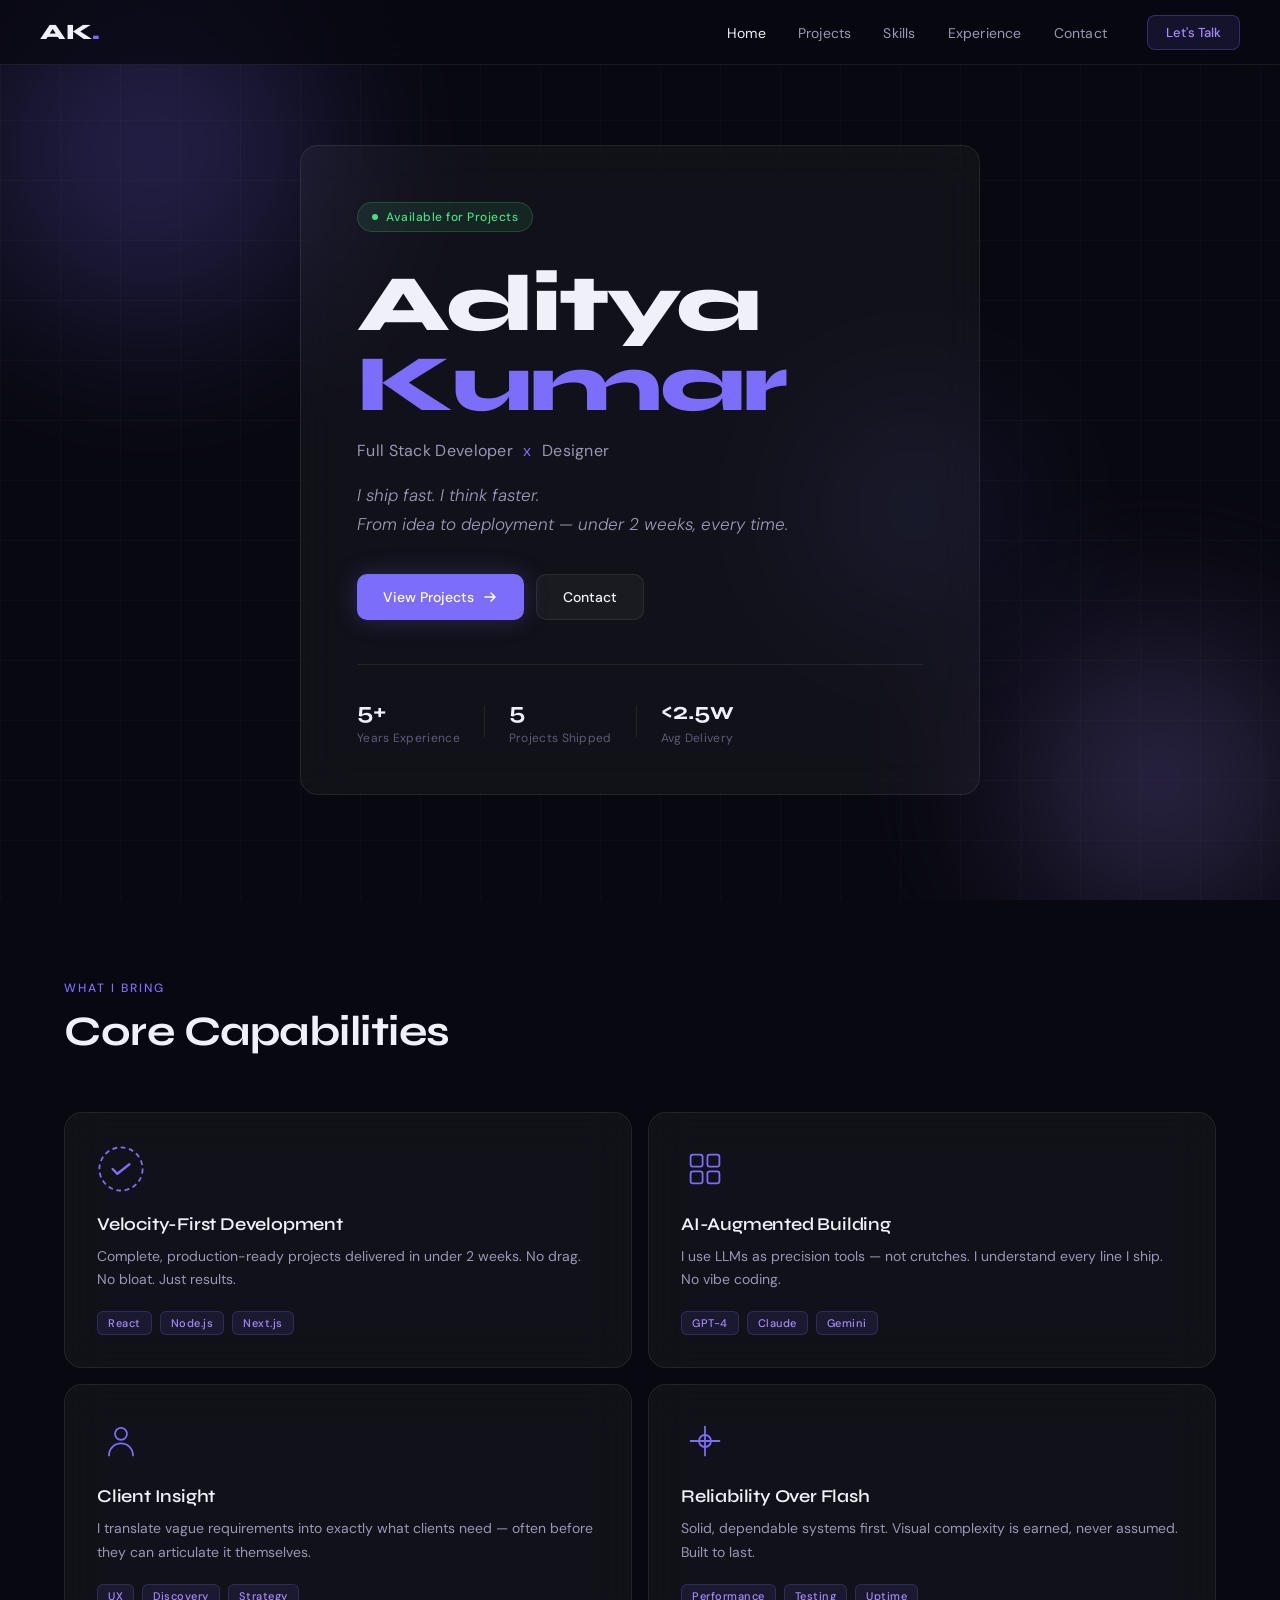
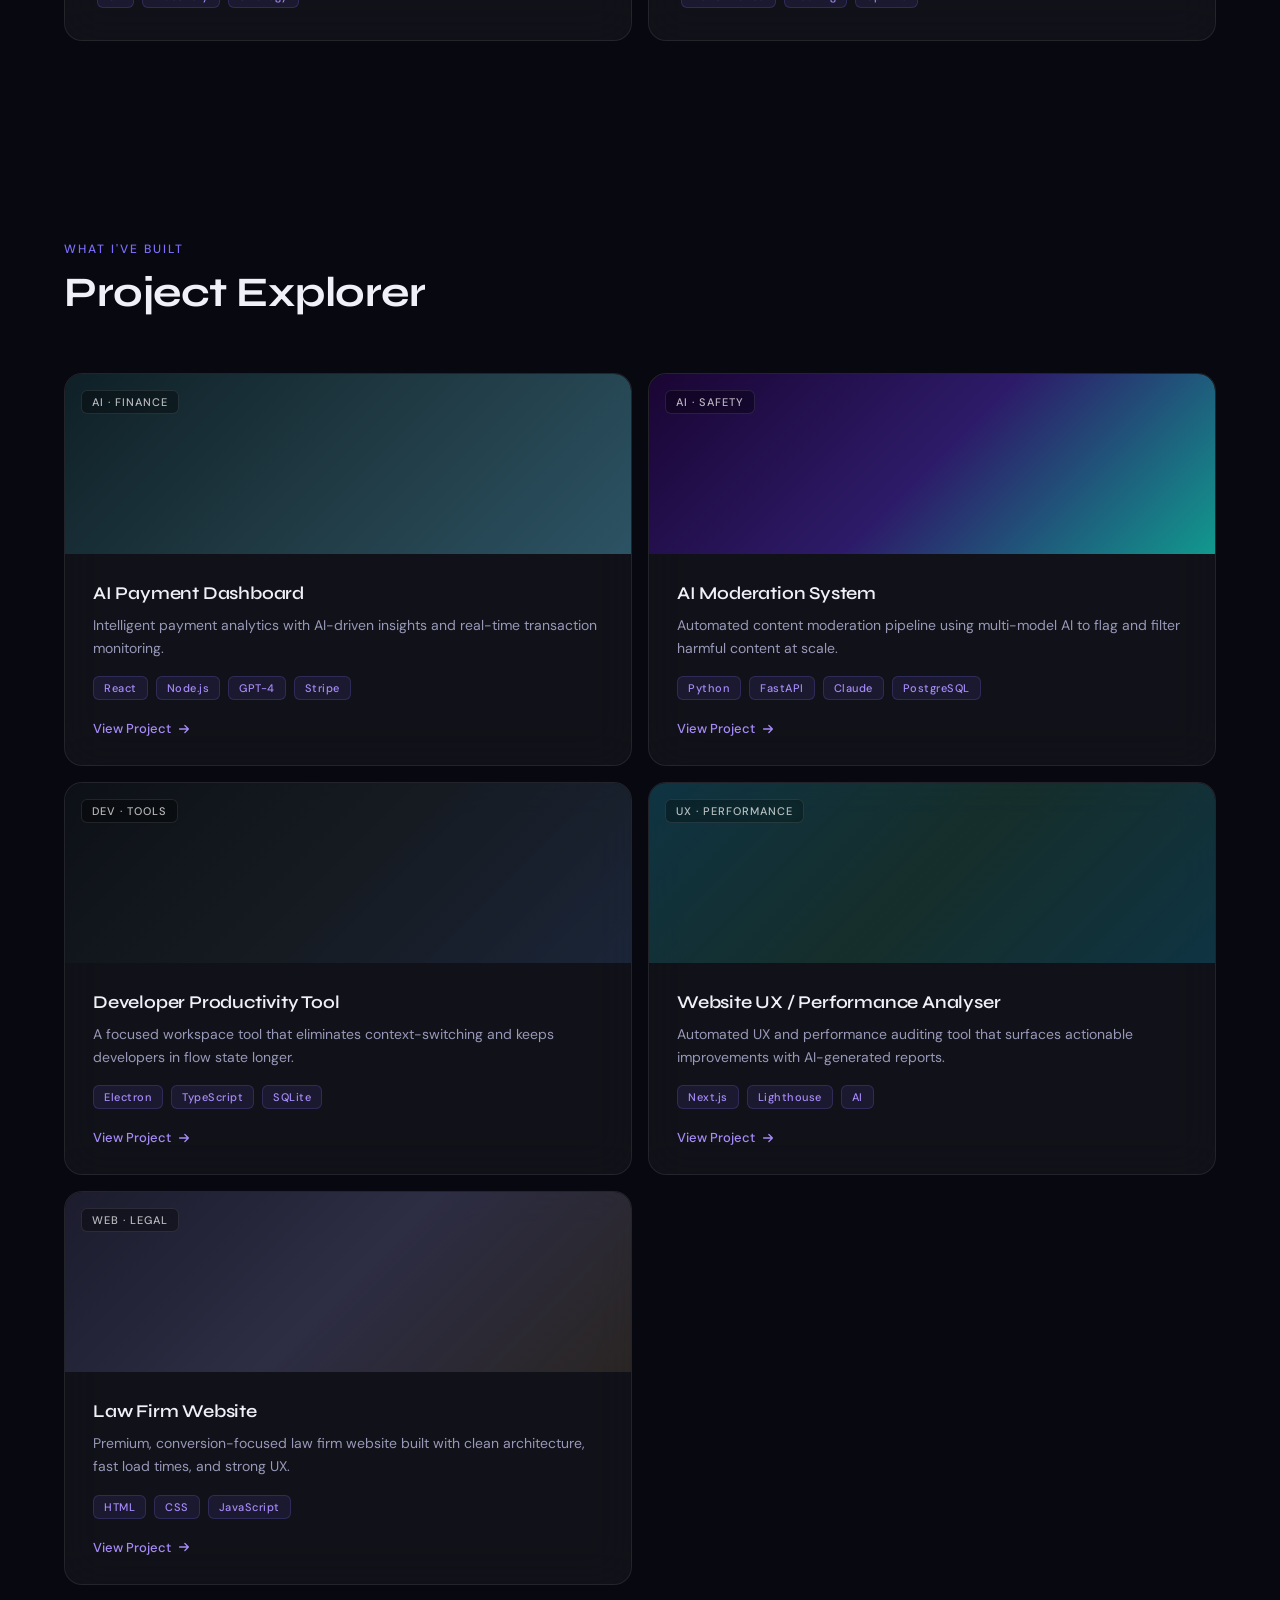
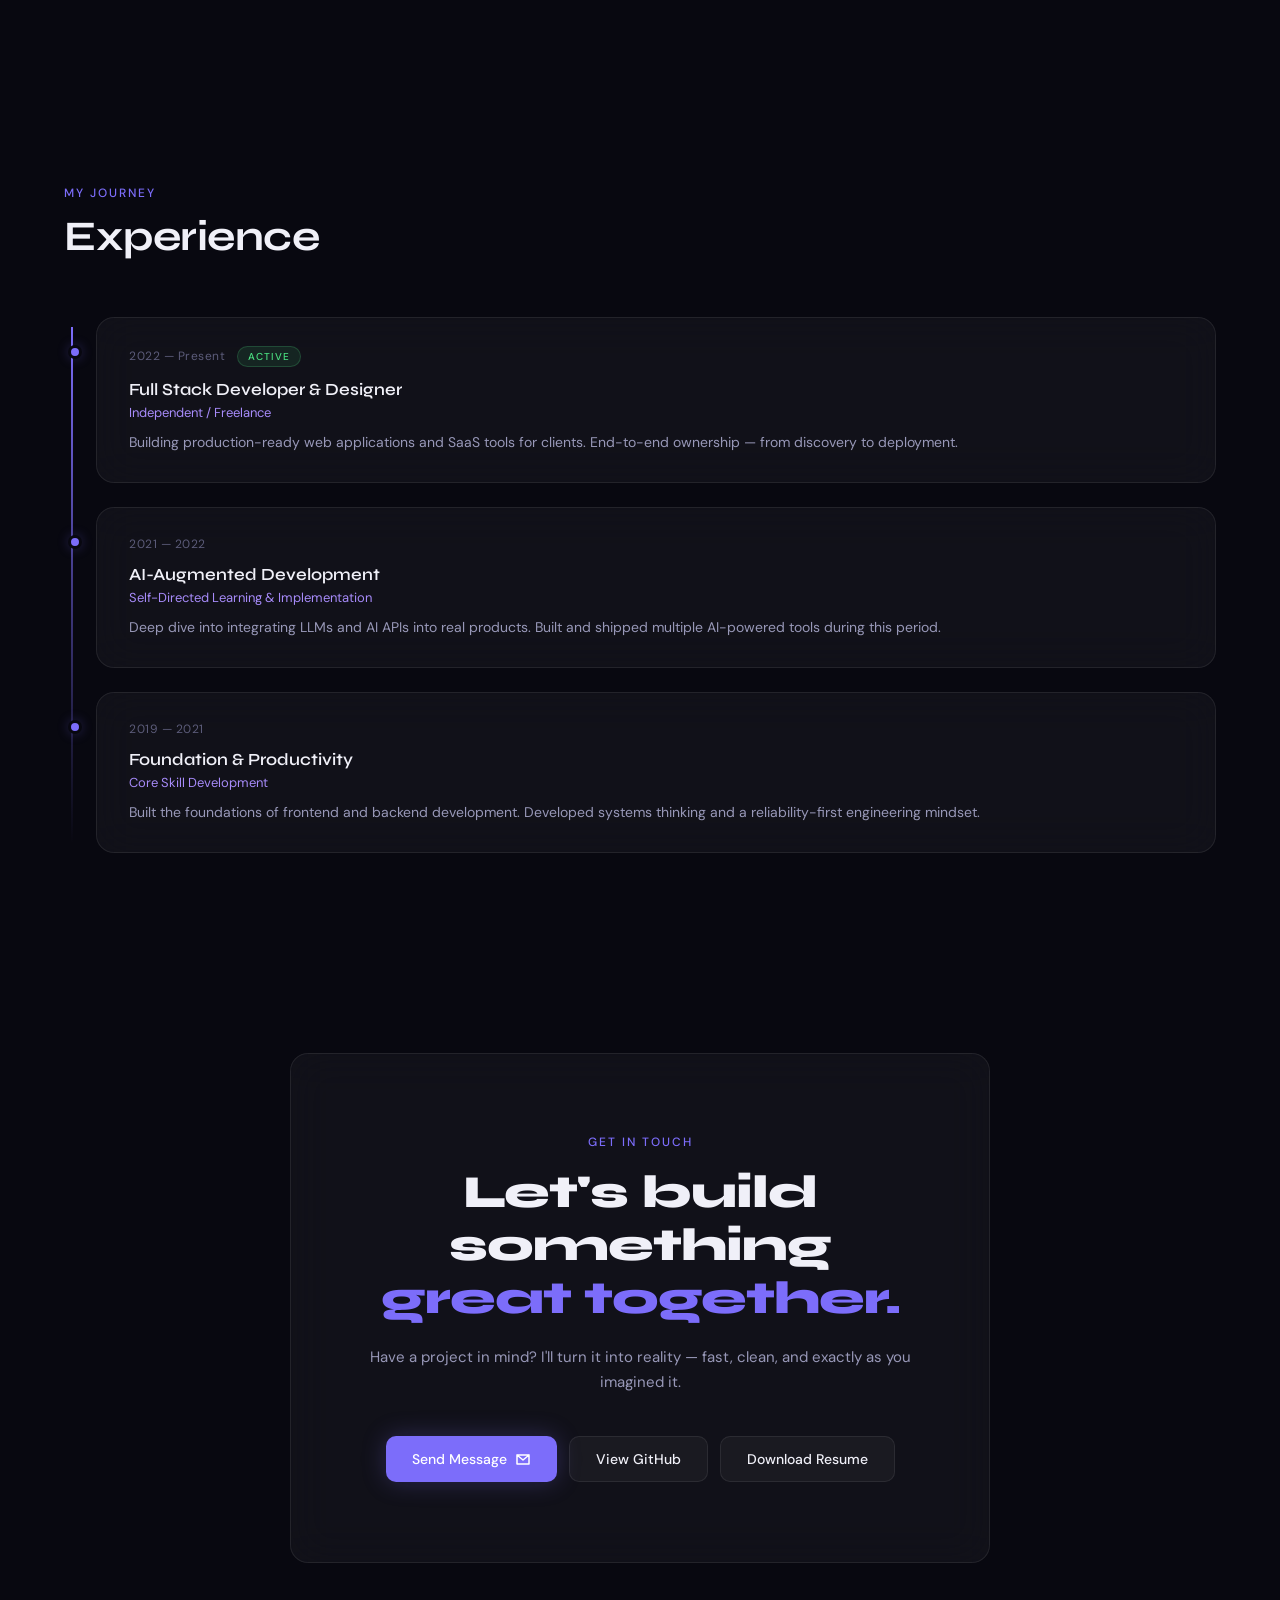
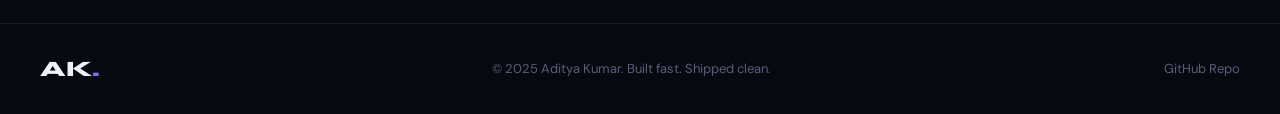
<file: index.html>
<!DOCTYPE html>
<html lang="en">
<head>
  <meta charset="UTF-8" />
  <meta name="viewport" content="width=device-width, initial-scale=1.0" />
  <title>Aditya Kumar — Full Stack Developer</title>
  <link rel="preconnect" href="https://fonts.googleapis.com" />
  <link rel="preconnect" href="https://fonts.gstatic.com" crossorigin />
  <link href="https://fonts.googleapis.com/css2?family=Syne:wght@400;500;600;700;800&family=DM+Sans:ital,opsz,wght@0,9..40,300;0,9..40,400;0,9..40,500;1,9..40,300&display=swap" rel="stylesheet" />
  <link rel="stylesheet" href="css/style.css" />
</head>
<body>

  <!-- NAV -->
  <nav class="nav" id="nav">
    <div class="nav-inner">
      <div class="nav-logo">AK<span class="logo-dot">.</span></div>
      <ul class="nav-links">
        <li><a href="#hero" class="nav-link">Home</a></li>
        <li><a href="#projects" class="nav-link">Projects</a></li>
        <li><a href="#skills" class="nav-link">Skills</a></li>
        <li><a href="#experience" class="nav-link">Experience</a></li>
        <li><a href="#contact" class="nav-link">Contact</a></li>
      </ul>
      <button class="nav-cta" onclick="document.getElementById('contact').scrollIntoView({behavior:'smooth'})">Let's Talk</button>
      <button class="hamburger" id="hamburger" aria-label="Menu">
        <span></span><span></span><span></span>
      </button>
    </div>
    <div class="nav-mobile" id="navMobile">
      <a href="#hero" class="nav-mobile-link">Home</a>
      <a href="#projects" class="nav-mobile-link">Projects</a>
      <a href="#skills" class="nav-mobile-link">Skills</a>
      <a href="#experience" class="nav-mobile-link">Experience</a>
      <a href="#contact" class="nav-mobile-link">Contact</a>
    </div>
  </nav>

  <!-- HERO -->
  <section class="hero" id="hero">
    <div class="hero-bg">
      <div class="orb orb-1"></div>
      <div class="orb orb-2"></div>
      <div class="orb orb-3"></div>
      <div class="grid-overlay"></div>
    </div>
    <div class="hero-card glass-card reveal">
      <div class="hero-badge">Available for Projects</div>
      <h1 class="hero-name">Aditya<br/><span class="hero-name-accent">Kumar</span></h1>
      <p class="hero-title">Full Stack Developer <span class="title-sep">x</span> Designer</p>
      <p class="hero-tagline">I ship fast. I think faster.<br />From idea to deployment — under 2 weeks, every time.</p>
      <div class="hero-actions">
        <button class="btn btn-primary magnetic" onclick="document.getElementById('projects').scrollIntoView({behavior:'smooth'})">
          <span>View Projects</span>
          <svg width="16" height="16" viewBox="0 0 16 16" fill="none"><path d="M3 8h10M9 4l4 4-4 4" stroke="currentColor" stroke-width="1.5" stroke-linecap="round" stroke-linejoin="round"/></svg>
        </button>
        <button class="btn btn-ghost magnetic" onclick="document.getElementById('contact').scrollIntoView({behavior:'smooth'})">Contact</button>
      </div>
      <div class="hero-stats">
        <div class="stat">
          <span class="stat-num">5+</span>
          <span class="stat-label">Years Experience</span>
        </div>
        <div class="stat-div"></div>
        <div class="stat">
          <span class="stat-num">5</span>
          <span class="stat-label">Projects Shipped</span>
        </div>
        <div class="stat-div"></div>
        <div class="stat">
          <span class="stat-num">&lt;2.5w</span>
          <span class="stat-label">Avg Delivery</span>
        </div>
      </div>
    </div>
  </section>

  <!-- CAPABILITIES -->
  <section class="capabilities" id="skills">
    <div class="section-header reveal">
      <p class="section-eyebrow">What I Bring</p>
      <h2 class="section-title">Core Capabilities</h2>
    </div>
    <div class="capabilities-grid">

      <div class="cap-card glass-card reveal magnetic" data-delay="0">
        <div class="cap-icon">
          <svg viewBox="0 0 40 40" fill="none" xmlns="http://www.w3.org/2000/svg">
            <circle cx="20" cy="20" r="18" stroke="var(--accent)" stroke-width="1.5" stroke-dasharray="4 3"/>
            <path d="M13 20l4 4 10-8" stroke="var(--accent)" stroke-width="2" stroke-linecap="round" stroke-linejoin="round"/>
          </svg>
        </div>
        <h3 class="cap-title">Velocity-First Development</h3>
        <p class="cap-desc">Complete, production-ready projects delivered in under 2 weeks. No drag. No bloat. Just results.</p>
        <div class="cap-tags">
          <span class="tag">React</span><span class="tag">Node.js</span><span class="tag">Next.js</span>
        </div>
      </div>

      <div class="cap-card glass-card reveal magnetic" data-delay="80">
        <div class="cap-icon">
          <svg viewBox="0 0 40 40" fill="none" xmlns="http://www.w3.org/2000/svg">
            <rect x="8" y="8" width="10" height="10" rx="2" stroke="var(--accent)" stroke-width="1.5"/>
            <rect x="22" y="8" width="10" height="10" rx="2" stroke="var(--accent)" stroke-width="1.5"/>
            <rect x="8" y="22" width="10" height="10" rx="2" stroke="var(--accent)" stroke-width="1.5"/>
            <rect x="22" y="22" width="10" height="10" rx="2" stroke="var(--accent)" stroke-width="1.5"/>
          </svg>
        </div>
        <h3 class="cap-title">AI-Augmented Building</h3>
        <p class="cap-desc">I use LLMs as precision tools — not crutches. I understand every line I ship. No vibe coding.</p>
        <div class="cap-tags">
          <span class="tag">GPT-4</span><span class="tag">Claude</span><span class="tag">Gemini</span>
        </div>
      </div>

      <div class="cap-card glass-card reveal magnetic" data-delay="160">
        <div class="cap-icon">
          <svg viewBox="0 0 40 40" fill="none" xmlns="http://www.w3.org/2000/svg">
            <circle cx="20" cy="14" r="5" stroke="var(--accent)" stroke-width="1.5"/>
            <path d="M10 32c0-5.523 4.477-10 10-10s10 4.477 10 10" stroke="var(--accent)" stroke-width="1.5" stroke-linecap="round"/>
          </svg>
        </div>
        <h3 class="cap-title">Client Insight</h3>
        <p class="cap-desc">I translate vague requirements into exactly what clients need — often before they can articulate it themselves.</p>
        <div class="cap-tags">
          <span class="tag">UX</span><span class="tag">Discovery</span><span class="tag">Strategy</span>
        </div>
      </div>

      <div class="cap-card glass-card reveal magnetic" data-delay="240">
        <div class="cap-icon">
          <svg viewBox="0 0 40 40" fill="none" xmlns="http://www.w3.org/2000/svg">
            <path d="M20 8v24M8 20h24" stroke="var(--accent)" stroke-width="1.5" stroke-linecap="round"/>
            <circle cx="20" cy="20" r="5" stroke="var(--accent)" stroke-width="1.5"/>
          </svg>
        </div>
        <h3 class="cap-title">Reliability Over Flash</h3>
        <p class="cap-desc">Solid, dependable systems first. Visual complexity is earned, never assumed. Built to last.</p>
        <div class="cap-tags">
          <span class="tag">Performance</span><span class="tag">Testing</span><span class="tag">Uptime</span>
        </div>
      </div>

    </div>
  </section>

  <!-- PROJECTS -->
  <section class="projects" id="projects">
    <div class="section-header reveal">
      <p class="section-eyebrow">What I've Built</p>
      <h2 class="section-title">Project Explorer</h2>
    </div>
    <div class="projects-grid">

      <div class="project-card glass-card reveal magnetic" data-project="0" data-delay="0">
        <div class="project-preview">
          <div class="project-preview-bg" style="background: linear-gradient(135deg, #0f2027, #203a43, #2c5364);"></div>
          <div class="project-preview-label">AI · Finance</div>
        </div>
        <div class="project-info">
          <h3 class="project-title">AI Payment Dashboard</h3>
          <p class="project-desc">Intelligent payment analytics with AI-driven insights and real-time transaction monitoring.</p>
          <div class="project-tags">
            <span class="tag">React</span><span class="tag">Node.js</span><span class="tag">GPT-4</span><span class="tag">Stripe</span>
          </div>
          <button class="project-open-btn">View Project <svg width="14" height="14" viewBox="0 0 16 16" fill="none"><path d="M3 8h10M9 4l4 4-4 4" stroke="currentColor" stroke-width="1.5" stroke-linecap="round" stroke-linejoin="round"/></svg></button>
        </div>
      </div>

      <div class="project-card glass-card reveal magnetic" data-project="1" data-delay="80">
        <div class="project-preview">
          <div class="project-preview-bg" style="background: linear-gradient(135deg, #1a0533, #2d1b69, #11998e);"></div>
          <div class="project-preview-label">AI · Safety</div>
        </div>
        <div class="project-info">
          <h3 class="project-title">AI Moderation System</h3>
          <p class="project-desc">Automated content moderation pipeline using multi-model AI to flag and filter harmful content at scale.</p>
          <div class="project-tags">
            <span class="tag">Python</span><span class="tag">FastAPI</span><span class="tag">Claude</span><span class="tag">PostgreSQL</span>
          </div>
          <button class="project-open-btn">View Project <svg width="14" height="14" viewBox="0 0 16 16" fill="none"><path d="M3 8h10M9 4l4 4-4 4" stroke="currentColor" stroke-width="1.5" stroke-linecap="round" stroke-linejoin="round"/></svg></button>
        </div>
      </div>

      <div class="project-card glass-card reveal magnetic" data-project="2" data-delay="160">
        <div class="project-preview">
          <div class="project-preview-bg" style="background: linear-gradient(135deg, #0d1117, #161b22, #58a6ff22);"></div>
          <div class="project-preview-label">Dev · Tools</div>
        </div>
        <div class="project-info">
          <h3 class="project-title">Developer Productivity Tool</h3>
          <p class="project-desc">A focused workspace tool that eliminates context-switching and keeps developers in flow state longer.</p>
          <div class="project-tags">
            <span class="tag">Electron</span><span class="tag">TypeScript</span><span class="tag">SQLite</span>
          </div>
          <button class="project-open-btn">View Project <svg width="14" height="14" viewBox="0 0 16 16" fill="none"><path d="M3 8h10M9 4l4 4-4 4" stroke="currentColor" stroke-width="1.5" stroke-linecap="round" stroke-linejoin="round"/></svg></button>
        </div>
      </div>

      <div class="project-card glass-card reveal magnetic" data-project="3" data-delay="240">
        <div class="project-preview">
          <div class="project-preview-bg" style="background: linear-gradient(135deg, #0f3443, #34e89e22, #0f3443);"></div>
          <div class="project-preview-label">UX · Performance</div>
        </div>
        <div class="project-info">
          <h3 class="project-title">Website UX / Performance Analyser</h3>
          <p class="project-desc">Automated UX and performance auditing tool that surfaces actionable improvements with AI-generated reports.</p>
          <div class="project-tags">
            <span class="tag">Next.js</span><span class="tag">Lighthouse</span><span class="tag">AI</span>
          </div>
          <button class="project-open-btn">View Project <svg width="14" height="14" viewBox="0 0 16 16" fill="none"><path d="M3 8h10M9 4l4 4-4 4" stroke="currentColor" stroke-width="1.5" stroke-linecap="round" stroke-linejoin="round"/></svg></button>
        </div>
      </div>

      <div class="project-card glass-card reveal magnetic" data-project="4" data-delay="320">
        <div class="project-preview">
          <div class="project-preview-bg" style="background: linear-gradient(135deg, #1c1c2e, #2d2d44, #c9a96e22);"></div>
          <div class="project-preview-label">Web · Legal</div>
        </div>
        <div class="project-info">
          <h3 class="project-title">Law Firm Website</h3>
          <p class="project-desc">Premium, conversion-focused law firm website built with clean architecture, fast load times, and strong UX.</p>
          <div class="project-tags">
            <span class="tag">HTML</span><span class="tag">CSS</span><span class="tag">JavaScript</span>
          </div>
          <button class="project-open-btn">View Project <svg width="14" height="14" viewBox="0 0 16 16" fill="none"><path d="M3 8h10M9 4l4 4-4 4" stroke="currentColor" stroke-width="1.5" stroke-linecap="round" stroke-linejoin="round"/></svg></button>
        </div>
      </div>

    </div>
  </section>

  <!-- EXPERIENCE -->
  <section class="experience" id="experience">
    <div class="section-header reveal">
      <p class="section-eyebrow">My Journey</p>
      <h2 class="section-title">Experience</h2>
    </div>
    <div class="timeline">

      <div class="timeline-item reveal" data-delay="0">
        <div class="timeline-dot"></div>
        <div class="timeline-card glass-card">
          <div class="timeline-meta">
            <span class="timeline-period">2022 — Present</span>
            <span class="timeline-badge">Active</span>
          </div>
          <h3 class="timeline-role">Full Stack Developer & Designer</h3>
          <p class="timeline-org">Independent / Freelance</p>
          <p class="timeline-desc">Building production-ready web applications and SaaS tools for clients. End-to-end ownership — from discovery to deployment.</p>
        </div>
      </div>

      <div class="timeline-item reveal" data-delay="100">
        <div class="timeline-dot"></div>
        <div class="timeline-card glass-card">
          <div class="timeline-meta">
            <span class="timeline-period">2021 — 2022</span>
          </div>
          <h3 class="timeline-role">AI-Augmented Development</h3>
          <p class="timeline-org">Self-Directed Learning & Implementation</p>
          <p class="timeline-desc">Deep dive into integrating LLMs and AI APIs into real products. Built and shipped multiple AI-powered tools during this period.</p>
        </div>
      </div>

      <div class="timeline-item reveal" data-delay="200">
        <div class="timeline-dot"></div>
        <div class="timeline-card glass-card">
          <div class="timeline-meta">
            <span class="timeline-period">2019 — 2021</span>
          </div>
          <h3 class="timeline-role">Foundation & Productivity</h3>
          <p class="timeline-org">Core Skill Development</p>
          <p class="timeline-desc">Built the foundations of frontend and backend development. Developed systems thinking and a reliability-first engineering mindset.</p>
        </div>
      </div>

    </div>
  </section>

  <!-- CONTACT -->
  <section class="contact" id="contact">
    <div class="contact-card glass-card reveal">
      <p class="section-eyebrow" style="text-align:center;">Get In Touch</p>
      <h2 class="contact-title">Let's build something<br /><span class="hero-name-accent">great together.</span></h2>
      <p class="contact-sub">Have a project in mind? I'll turn it into reality — fast, clean, and exactly as you imagined it.</p>
      <div class="contact-actions">
        <a href="https://mail.google.com/mail/?view=cm&to=adityakumar8263863@gmail.com&su=Project Inquiry" class="btn btn-primary magnetic">
          <span>Send Message</span>
          <svg width="16" height="16" viewBox="0 0 16 16" fill="none"><path d="M2 4l6 5 6-5M2 4h12v9H2z" stroke="currentColor" stroke-width="1.5" stroke-linecap="round" stroke-linejoin="round"/></svg>
        </a>
        <a href="https://github.com/adityakumar8632-web" target="_blank" rel="noopener" class="btn btn-ghost magnetic">View GitHub</a>
        <a href="#" class="btn btn-ghost magnetic">Download Resume</a>
      </div>
    </div>
  </section>

  <!-- FOOTER -->
  <footer class="footer">
    <div class="footer-inner">
      <span class="nav-logo">AK<span class="logo-dot">.</span></span>
      <p class="footer-text">© 2025 Aditya Kumar. Built fast. Shipped clean.</p>
      <a href="https://github.com/adityakumar8632-web" target="_blank" rel="noopener" class="footer-link">GitHub Repo</a>
    </div>
  </footer>

  <!-- PROJECT MODAL -->
  <div class="modal-overlay" id="modalOverlay">
    <div class="modal glass-card" id="modal">
      <button class="modal-close" id="modalClose">
        <svg width="20" height="20" viewBox="0 0 20 20" fill="none"><path d="M5 5l10 10M15 5L5 15" stroke="currentColor" stroke-width="1.5" stroke-linecap="round"/></svg>
      </button>
      <div class="modal-content" id="modalContent"></div>
    </div>
  </div>

  <script src="js/animations.js"></script>
  <script src="js/modal.js"></script>
  <script src="js/main.js"></script>
</body>
</html>
</file>
<file: css/style.css>
/* ============================================================
   ADITYA KUMAR PORTFOLIO — style.css
   ============================================================ */

/* ---------- RESET & ROOT ---------- */
*, *::before, *::after { box-sizing: border-box; margin: 0; padding: 0; }

:root {
  --bg:          #080810;
  --bg-2:        #0d0d1a;
  --surface:     rgba(255,255,255,0.04);
  --surface-hov: rgba(255,255,255,0.07);
  --border:      rgba(255,255,255,0.08);
  --border-hov:  rgba(255,255,255,0.16);
  --accent:      #7c6dfa;
  --accent-glow: rgba(124,109,250,0.25);
  --accent-2:    #a78bfa;
  --text-1:      #f0f0f8;
  --text-2:      #9898b8;
  --text-3:      #5c5c7a;
  --radius:      18px;
  --radius-sm:   10px;
  --glass-blur:  20px;
  --transition:  cubic-bezier(0.25, 0.46, 0.45, 0.94);
}

html { scroll-behavior: smooth; }

body {
  font-family: 'DM Sans', sans-serif;
  background: var(--bg);
  color: var(--text-1);
  overflow-x: hidden;
  -webkit-font-smoothing: antialiased;
}

/* ---------- GLASS CARD ---------- */
.glass-card {
  background: var(--surface);
  border: 1px solid var(--border);
  backdrop-filter: blur(var(--glass-blur));
  -webkit-backdrop-filter: blur(var(--glass-blur));
  border-radius: var(--radius);
  transition: border-color 0.3s var(--transition), transform 0.3s var(--transition), box-shadow 0.3s var(--transition);
}

/* ---------- SCROLL REVEAL ---------- */
.reveal {
  opacity: 0;
  transform: translateY(30px);
  transition: opacity 0.6s var(--transition), transform 0.6s var(--transition);
}
.reveal.visible {
  opacity: 1;
  transform: translateY(0);
}

/* ---------- NAVIGATION ---------- */
.nav {
  position: fixed;
  top: 0; left: 0; right: 0;
  z-index: 1000;
  padding: 0 24px;
  background: rgba(8,8,16,0.7);
  backdrop-filter: blur(24px);
  -webkit-backdrop-filter: blur(24px);
  border-bottom: 1px solid var(--border);
  transition: background 0.3s;
}

.nav-inner {
  max-width: 1200px;
  margin: 0 auto;
  height: 64px;
  display: flex;
  align-items: center;
  gap: 40px;
}

.nav-logo {
  font-family: 'Syne', sans-serif;
  font-weight: 800;
  font-size: 22px;
  color: var(--text-1);
  letter-spacing: -0.5px;
  cursor: default;
  flex-shrink: 0;
}

.logo-dot { color: var(--accent); }

.nav-links {
  display: flex;
  gap: 32px;
  list-style: none;
  margin-left: auto;
}

.nav-link {
  font-size: 14px;
  font-weight: 400;
  color: var(--text-2);
  text-decoration: none;
  transition: color 0.2s;
  letter-spacing: 0.2px;
}
.nav-link:hover { color: var(--text-1); }

.nav-cta {
  font-family: 'DM Sans', sans-serif;
  font-size: 13px;
  font-weight: 500;
  color: var(--accent-2);
  background: rgba(124,109,250,0.12);
  border: 1px solid rgba(124,109,250,0.3);
  border-radius: 8px;
  padding: 8px 18px;
  cursor: pointer;
  transition: background 0.2s, transform 0.1s;
  flex-shrink: 0;
}
.nav-cta:hover { background: rgba(124,109,250,0.2); }
.nav-cta:active { transform: scale(0.96); }

.hamburger {
  display: none;
  flex-direction: column;
  gap: 5px;
  background: none;
  border: none;
  cursor: pointer;
  margin-left: auto;
  padding: 4px;
}
.hamburger span {
  display: block;
  width: 22px;
  height: 2px;
  background: var(--text-2);
  border-radius: 2px;
  transition: 0.3s;
}

.nav-mobile {
  display: none;
  flex-direction: column;
  padding: 16px 0 20px;
  border-top: 1px solid var(--border);
  gap: 4px;
}
.nav-mobile.open { display: flex; }
.nav-mobile-link {
  font-size: 15px;
  color: var(--text-2);
  text-decoration: none;
  padding: 10px 4px;
  transition: color 0.2s;
}
.nav-mobile-link:hover { color: var(--text-1); }

/* ---------- BUTTONS ---------- */
.btn {
  display: inline-flex;
  align-items: center;
  gap: 8px;
  font-family: 'DM Sans', sans-serif;
  font-size: 14px;
  font-weight: 500;
  padding: 13px 26px;
  border-radius: var(--radius-sm);
  border: none;
  cursor: pointer;
  text-decoration: none;
  transition: transform 0.12s var(--transition), box-shadow 0.2s;
  will-change: transform;
  -webkit-tap-highlight-color: transparent;
}
.btn:active { transform: scale(0.96) !important; }

.btn-primary {
  background: var(--accent);
  color: #fff;
  box-shadow: 0 0 24px var(--accent-glow);
}
.btn-primary:hover {
  box-shadow: 0 0 40px rgba(124,109,250,0.4);
}

.btn-ghost {
  background: var(--surface);
  color: var(--text-1);
  border: 1px solid var(--border);
}
.btn-ghost:hover {
  background: var(--surface-hov);
  border-color: var(--border-hov);
}

/* ---------- SECTION COMMON ---------- */
section {
  max-width: 1200px;
  margin: 0 auto;
  padding: 100px 24px;
}

.section-header { margin-bottom: 56px; }

.section-eyebrow {
  font-size: 12px;
  font-weight: 500;
  letter-spacing: 2px;
  text-transform: uppercase;
  color: var(--accent);
  margin-bottom: 12px;
}

.section-title {
  font-family: 'Syne', sans-serif;
  font-size: clamp(28px, 4vw, 42px);
  font-weight: 700;
  color: var(--text-1);
  line-height: 1.15;
  letter-spacing: -0.5px;
}

/* ---------- HERO ---------- */
.hero {
  min-height: 100vh;
  display: flex;
  align-items: center;
  justify-content: center;
  position: relative;
  padding: 100px 24px 60px;
  max-width: 100%;
}

.hero-bg {
  position: absolute;
  inset: 0;
  overflow: hidden;
  pointer-events: none;
}

.orb {
  position: absolute;
  border-radius: 50%;
  filter: blur(80px);
  opacity: 0.35;
}
.orb-1 {
  width: 500px; height: 500px;
  background: radial-gradient(circle, #7c6dfa, transparent 70%);
  top: -100px; left: -100px;
  animation: drift1 12s ease-in-out infinite alternate;
}
.orb-2 {
  width: 400px; height: 400px;
  background: radial-gradient(circle, #a78bfa, transparent 70%);
  bottom: -80px; right: -80px;
  animation: drift2 16s ease-in-out infinite alternate;
}
.orb-3 {
  width: 300px; height: 300px;
  background: radial-gradient(circle, #6366f1, transparent 70%);
  top: 40%; left: 60%;
  opacity: 0.2;
  animation: drift1 20s ease-in-out infinite alternate-reverse;
}

@keyframes drift1 { from { transform: translate(0,0); } to { transform: translate(40px, 30px); } }
@keyframes drift2 { from { transform: translate(0,0); } to { transform: translate(-30px, -40px); } }

.grid-overlay {
  position: absolute;
  inset: 0;
  background-image:
    linear-gradient(rgba(255,255,255,0.02) 1px, transparent 1px),
    linear-gradient(90deg, rgba(255,255,255,0.02) 1px, transparent 1px);
  background-size: 60px 60px;
}

.hero-card {
  position: relative;
  z-index: 1;
  max-width: 680px;
  width: 100%;
  padding: 56px 56px 48px;
  text-align: left;
}

.hero-badge {
  display: inline-flex;
  align-items: center;
  gap: 8px;
  font-size: 12px;
  font-weight: 500;
  color: #4ade80;
  background: rgba(74,222,128,0.1);
  border: 1px solid rgba(74,222,128,0.2);
  border-radius: 100px;
  padding: 6px 14px;
  margin-bottom: 32px;
  letter-spacing: 0.5px;
}
.hero-badge::before {
  content: '';
  width: 6px; height: 6px;
  border-radius: 50%;
  background: #4ade80;
  animation: pulse 2s ease-in-out infinite;
}
@keyframes pulse { 0%,100% { opacity: 1; } 50% { opacity: 0.4; } }

.hero-name {
  font-family: 'Syne', sans-serif;
  font-size: clamp(42px, 7vw, 80px);
  font-weight: 800;
  line-height: 1.0;
  letter-spacing: -2px;
  color: var(--text-1);
  margin-bottom: 16px;
}
.hero-name-accent { color: var(--accent); }

.hero-title {
  font-size: 16px;
  font-weight: 400;
  color: var(--text-2);
  margin-bottom: 20px;
  letter-spacing: 0.3px;
}
.title-sep { color: var(--accent); margin: 0 6px; }

.hero-tagline {
  font-size: 17px;
  font-weight: 300;
  color: var(--text-2);
  line-height: 1.65;
  margin-bottom: 36px;
  font-style: italic;
}

.hero-actions {
  display: flex;
  gap: 12px;
  flex-wrap: wrap;
  margin-bottom: 44px;
}

.hero-stats {
  display: flex;
  align-items: center;
  gap: 24px;
  padding-top: 32px;
  border-top: 1px solid var(--border);
}

.stat { display: flex; flex-direction: column; gap: 4px; }
.stat-num {
  font-family: 'Syne', sans-serif;
  font-size: 24px;
  font-weight: 700;
  color: var(--text-1);
  letter-spacing: -0.5px;
}
.stat-label { font-size: 12px; color: var(--text-3); letter-spacing: 0.3px; }
.stat-div { width: 1px; height: 32px; background: var(--border); }

/* ---------- CAPABILITIES ---------- */
.capabilities { padding-top: 80px; }

.capabilities-grid {
  display: grid;
  grid-template-columns: repeat(2, 1fr);
  gap: 16px;
}

.cap-card {
  padding: 32px;
  cursor: default;
}
.cap-card:hover {
  border-color: var(--border-hov);
  background: var(--surface-hov);
  box-shadow: 0 8px 40px rgba(0,0,0,0.3);
}

.cap-icon {
  width: 48px; height: 48px;
  margin-bottom: 20px;
}
.cap-icon svg { width: 100%; height: 100%; }

.cap-title {
  font-family: 'Syne', sans-serif;
  font-size: 18px;
  font-weight: 600;
  color: var(--text-1);
  margin-bottom: 10px;
  letter-spacing: -0.2px;
}

.cap-desc {
  font-size: 14px;
  line-height: 1.65;
  color: var(--text-2);
  margin-bottom: 20px;
}

.cap-tags { display: flex; flex-wrap: wrap; gap: 8px; }

.tag {
  font-size: 11px;
  font-weight: 500;
  letter-spacing: 0.5px;
  color: var(--accent-2);
  background: rgba(124,109,250,0.1);
  border: 1px solid rgba(124,109,250,0.2);
  border-radius: 6px;
  padding: 4px 10px;
}

/* ---------- PROJECTS ---------- */
.projects-grid {
  display: grid;
  grid-template-columns: repeat(2, 1fr);
  gap: 16px;
}

.project-card {
  overflow: hidden;
  cursor: pointer;
  display: flex;
  flex-direction: column;
}
.project-card:hover {
  border-color: var(--border-hov);
  box-shadow: 0 12px 48px rgba(0,0,0,0.4);
}

.project-preview {
  position: relative;
  height: 180px;
  overflow: hidden;
  border-radius: calc(var(--radius) - 1px) calc(var(--radius) - 1px) 0 0;
}

.project-preview-bg {
  position: absolute;
  inset: 0;
  transition: transform 0.5s var(--transition);
}
.project-card:hover .project-preview-bg { transform: scale(1.04); }

.project-preview-label {
  position: absolute;
  top: 16px; left: 16px;
  font-size: 11px;
  font-weight: 500;
  letter-spacing: 1px;
  text-transform: uppercase;
  color: rgba(255,255,255,0.7);
  background: rgba(0,0,0,0.35);
  border: 1px solid rgba(255,255,255,0.1);
  border-radius: 6px;
  padding: 4px 10px;
  backdrop-filter: blur(8px);
}

.project-info {
  padding: 28px;
  flex: 1;
  display: flex;
  flex-direction: column;
}

.project-title {
  font-family: 'Syne', sans-serif;
  font-size: 18px;
  font-weight: 600;
  color: var(--text-1);
  margin-bottom: 10px;
  letter-spacing: -0.2px;
}

.project-desc {
  font-size: 14px;
  line-height: 1.65;
  color: var(--text-2);
  margin-bottom: 16px;
  flex: 1;
}

.project-tags { display: flex; flex-wrap: wrap; gap: 8px; margin-bottom: 20px; }

.project-open-btn {
  display: inline-flex;
  align-items: center;
  gap: 6px;
  font-family: 'DM Sans', sans-serif;
  font-size: 13px;
  font-weight: 500;
  color: var(--accent-2);
  background: none;
  border: none;
  cursor: pointer;
  padding: 0;
  transition: gap 0.2s;
}
.project-open-btn:hover { gap: 10px; }

/* ---------- EXPERIENCE ---------- */
.timeline {
  position: relative;
  padding-left: 32px;
  display: flex;
  flex-direction: column;
  gap: 0;
}

.timeline::before {
  content: '';
  position: absolute;
  left: 7px; top: 10px; bottom: 10px;
  width: 2px;
  background: linear-gradient(to bottom, var(--accent), transparent);
}

.timeline-item {
  position: relative;
  padding-bottom: 24px;
}
.timeline-item:last-child { padding-bottom: 0; }

.timeline-dot {
  position: absolute;
  left: -28px;
  top: 28px;
  width: 14px; height: 14px;
  background: var(--accent);
  border-radius: 50%;
  border: 3px solid var(--bg);
  box-shadow: 0 0 12px var(--accent-glow);
}

.timeline-card { padding: 28px 32px; }

.timeline-meta {
  display: flex;
  align-items: center;
  gap: 12px;
  margin-bottom: 12px;
}

.timeline-period {
  font-size: 12px;
  color: var(--text-3);
  letter-spacing: 0.5px;
}

.timeline-badge {
  font-size: 10px;
  font-weight: 500;
  letter-spacing: 1px;
  text-transform: uppercase;
  color: #4ade80;
  background: rgba(74,222,128,0.1);
  border: 1px solid rgba(74,222,128,0.2);
  border-radius: 100px;
  padding: 3px 10px;
}

.timeline-role {
  font-family: 'Syne', sans-serif;
  font-size: 17px;
  font-weight: 600;
  color: var(--text-1);
  margin-bottom: 4px;
}

.timeline-org {
  font-size: 13px;
  color: var(--accent-2);
  margin-bottom: 10px;
}

.timeline-desc {
  font-size: 14px;
  line-height: 1.65;
  color: var(--text-2);
}

/* ---------- CONTACT ---------- */
.contact { padding-bottom: 60px; }

.contact-card {
  padding: 80px 60px;
  text-align: center;
  max-width: 700px;
  margin: 0 auto;
}

.contact-title {
  font-family: 'Syne', sans-serif;
  font-size: clamp(28px, 4vw, 46px);
  font-weight: 800;
  line-height: 1.15;
  letter-spacing: -1px;
  margin: 16px 0 20px;
}

.contact-sub {
  font-size: 15px;
  color: var(--text-2);
  line-height: 1.7;
  margin-bottom: 40px;
}

.contact-actions {
  display: flex;
  gap: 12px;
  justify-content: center;
  flex-wrap: wrap;
}

/* ---------- FOOTER ---------- */
.footer {
  border-top: 1px solid var(--border);
  padding: 32px 24px;
}

.footer-inner {
  max-width: 1200px;
  margin: 0 auto;
  display: flex;
  align-items: center;
  gap: 24px;
}

.footer-text {
  font-size: 13px;
  color: var(--text-3);
  flex: 1;
  text-align: center;
}

.footer-link {
  font-size: 13px;
  color: var(--text-3);
  text-decoration: none;
  transition: color 0.2s;
}
.footer-link:hover { color: var(--accent); }

/* ---------- MODAL ---------- */
.modal-overlay {
  position: fixed;
  inset: 0;
  z-index: 2000;
  background: rgba(0,0,0,0);
  display: flex;
  align-items: center;
  justify-content: center;
  padding: 24px;
  pointer-events: none;
  transition: background 0.3s;
}
.modal-overlay.open {
  background: rgba(0,0,0,0.7);
  pointer-events: all;
  backdrop-filter: blur(4px);
}

.modal {
  position: relative;
  width: 100%;
  max-width: 720px;
  max-height: 85vh;
  overflow-y: auto;
  padding: 48px;
  opacity: 0;
  transform: scale(0.96) translateY(16px);
  transition: opacity 0.3s var(--transition), transform 0.3s var(--transition);
}
.modal-overlay.open .modal {
  opacity: 1;
  transform: scale(1) translateY(0);
}

.modal-close {
  position: absolute;
  top: 20px; right: 20px;
  background: var(--surface);
  border: 1px solid var(--border);
  border-radius: 8px;
  width: 36px; height: 36px;
  display: flex; align-items: center; justify-content: center;
  cursor: pointer;
  color: var(--text-2);
  transition: background 0.2s, transform 0.1s;
}
.modal-close:hover { background: var(--surface-hov); color: var(--text-1); }
.modal-close:active { transform: scale(0.94); }

.modal-preview {
  height: 220px;
  border-radius: var(--radius-sm);
  margin-bottom: 32px;
  overflow: hidden;
}

.modal-eyebrow {
  font-size: 11px;
  letter-spacing: 2px;
  text-transform: uppercase;
  color: var(--accent);
  margin-bottom: 10px;
}

.modal-title {
  font-family: 'Syne', sans-serif;
  font-size: 26px;
  font-weight: 700;
  color: var(--text-1);
  margin-bottom: 16px;
  letter-spacing: -0.5px;
}

.modal-section { margin-bottom: 24px; }
.modal-section-label {
  font-size: 11px;
  font-weight: 600;
  letter-spacing: 1.5px;
  text-transform: uppercase;
  color: var(--text-3);
  margin-bottom: 8px;
}
.modal-section p {
  font-size: 14px;
  line-height: 1.7;
  color: var(--text-2);
}

.modal-tags { display: flex; flex-wrap: wrap; gap: 8px; }

.modal-actions {
  display: flex;
  gap: 12px;
  margin-top: 36px;
  flex-wrap: wrap;
}

/* ---------- SCROLLBAR ---------- */
::-webkit-scrollbar { width: 6px; }
::-webkit-scrollbar-track { background: var(--bg); }
::-webkit-scrollbar-thumb { background: var(--border-hov); border-radius: 3px; }

/* ---------- RESPONSIVE ---------- */
@media (max-width: 768px) {
  .nav-links, .nav-cta { display: none; }
  .hamburger { display: flex; }

  .hero-card { padding: 36px 28px; }
  .hero-name { letter-spacing: -1px; }
  .hero-stats { gap: 16px; }
  .stat-num { font-size: 20px; }

  .capabilities-grid,
  .projects-grid { grid-template-columns: 1fr; }

  .timeline { padding-left: 24px; }

  .contact-card { padding: 48px 28px; }
  .contact-actions { flex-direction: column; align-items: center; }

  .modal { padding: 32px 24px; }
  .footer-inner { flex-direction: column; text-align: center; gap: 12px; }
}

@media (max-width: 480px) {
  section { padding: 64px 16px; }
  .hero-card { padding: 28px 20px; }
  .hero-actions { flex-direction: column; }
  .hero-actions .btn { justify-content: center; }
}
</file>
